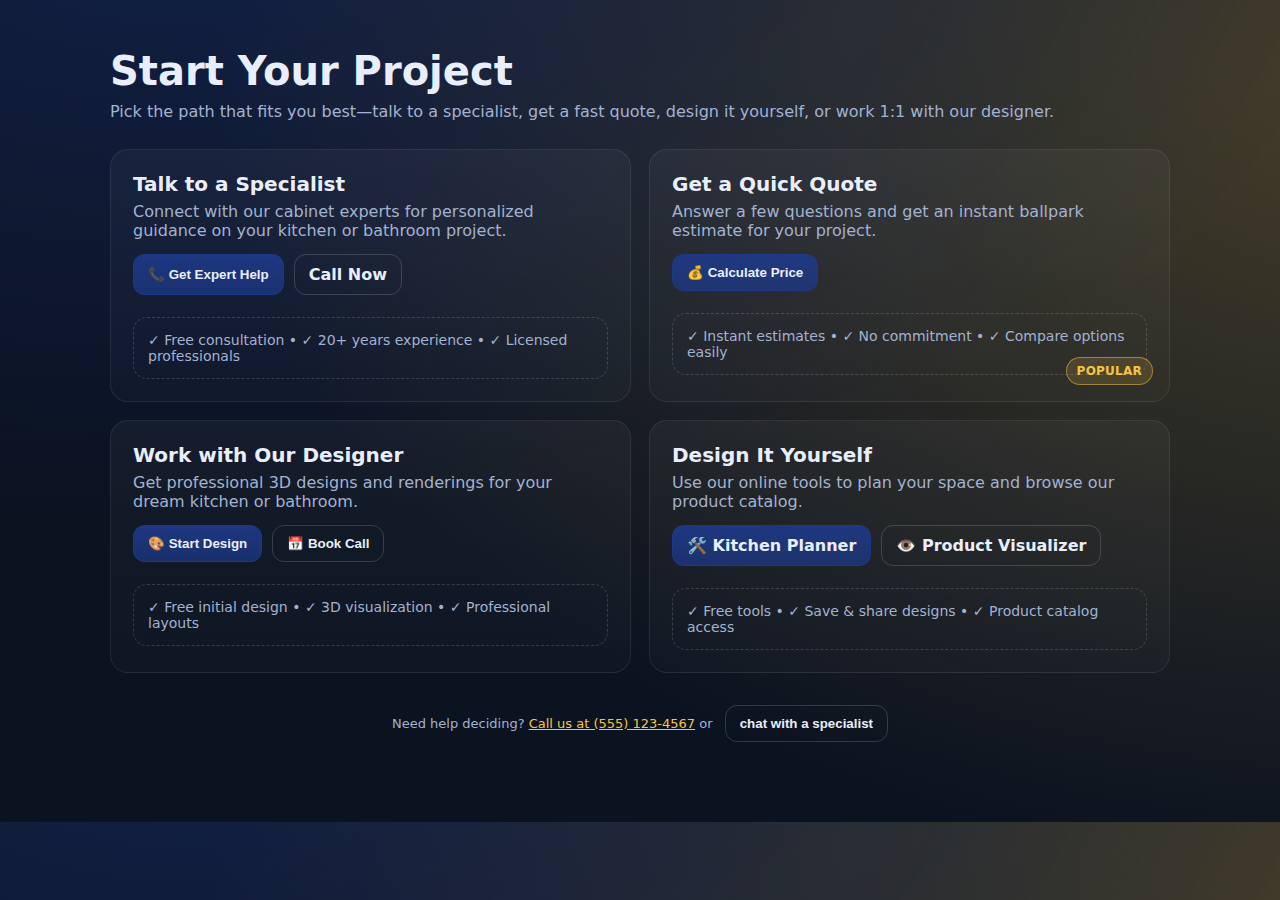
<file: public/start-your-project.html>
<!doctype html>
<html lang="en">
<head>
  <meta charset="utf-8" />
  <meta name="viewport" content="width=device-width, initial-scale=1" />
  <title>Start Your Project — Cabinet Store</title>
  <style>
    :root {
      --bg: #0b1220;          /* deep navy */
      --card: #111a2c;        /* darker navy */
      --brand: #1e3a8a;       /* royal blue */
      --brand-acc: #f5c542;   /* gold */
      --muted: #a3b2d1;
      --text: #e9eefc;
    }
    * { box-sizing: border-box; }
    body {
      margin: 0; font-family: system-ui, -apple-system, Segoe UI, Roboto, Ubuntu, Cantarell, "Helvetica Neue", Arial, "Noto Sans", "Apple Color Emoji", "Segoe UI Emoji";
      background: radial-gradient(1200px 600px at 15% -10%, rgba(30,58,138,.35), transparent),
                  radial-gradient(1200px 800px at 110% 10%, rgba(245,197,66,.25), transparent),
                  var(--bg);
      color: var(--text);
    }
    .wrap { max-width: 1100px; margin: 0 auto; padding: 48px 20px 80px; }
    h1 { font-size: clamp(28px, 4vw, 40px); margin: 0 0 8px; }
    .sub { color: var(--muted); margin-bottom: 28px; }
    .grid { display: grid; gap: 18px; grid-template-columns: repeat(12, 1fr); }
    .card { grid-column: span 6; background: linear-gradient(180deg, rgba(255,255,255,.04), rgba(255,255,255,.02));
      border: 1px solid rgba(255,255,255,.08); border-radius: 18px; padding: 22px; position: relative; overflow: hidden; }
    @media (max-width: 820px) { .card { grid-column: span 12; } }
    .card h3 { margin: 0 0 6px; font-size: 20px; }
    .card p { margin: 0 0 14px; color: var(--muted); }
    .btn-row { display: flex; gap: 10px; flex-wrap: wrap; }
    .btn {
      appearance: none; border: 1px solid rgba(255,255,255,.16); color: var(--text); background: transparent; padding: 10px 14px; border-radius: 12px; cursor: pointer; font-weight: 600; transition: .18s ease; text-decoration: none; display: inline-flex; align-items: center; gap: 8px;
    }
    .btn.primary { background: linear-gradient(180deg, rgba(30,58,138,.9), rgba(30,58,138,.7)); border-color: rgba(30,58,138,.9); }
    .btn:hover { transform: translateY(-1px); box-shadow: 0 6px 18px rgba(0,0,0,.25); }
    .badge { position: absolute; inset: auto 16px 16px auto; background: rgba(245,197,66,.15); color: var(--brand-acc); border: 1px solid rgba(245,197,66,.5); padding: 6px 10px; border-radius: 999px; font-size: 12px; font-weight: 700; letter-spacing: .02em; }

    .trust { margin-top: 22px; border: 1px dashed rgba(255,255,255,.16); border-radius: 14px; padding: 14px; color: var(--muted); font-size: 14px; }

    /* Modal */
    .modal { position: fixed; inset: 0; background: rgba(8,12,22,.65); display: none; align-items: center; justify-content: center; padding: 20px; z-index: 9999; }
    .modal.open { display: flex; }
    .modal-card { width: min(100%, 880px); max-height: 85vh; background: var(--card); border: 1px solid rgba(255,255,255,.1); border-radius: 16px; overflow: hidden; display: grid; grid-template-rows: auto 1fr; }
    .modal-head { display: flex; align-items: center; justify-content: space-between; padding: 12px 14px; border-bottom: 1px solid rgba(255,255,255,.08); }
    .modal-title { font-weight: 700; }
    .modal-close { appearance: none; background: transparent; border: 0; color: var(--text); font-size: 22px; cursor: pointer; }
    .modal-body { background: #0d1526; }
    .modal-body iframe { width: 100%; height: 65vh; border: 0; background: #0d1526; }

    .note { font-size: 13px; color: var(--muted); }
  </style>
</head>
<body>
  <div class="wrap">
    <h1>Start Your Project</h1>
    <div class="sub">Pick the path that fits you best—talk to a specialist, get a fast quote, design it yourself, or work 1:1 with our designer.</div>

    <section class="grid">
      <!-- 1. Talk to a Specialist -->
      <article class="card" id="card-specialist">
        <h3>Talk to a Specialist</h3>
        <p>Connect with our cabinet experts for personalized guidance on your kitchen or bathroom project.</p>
        <div class="btn-row">
          <button class="btn primary" onclick="openModal('Talk to a Specialist', 'https://tally.so/r/REPLACE_WITH_SPECIALIST_FORM')">
            📞 Get Expert Help
          </button>
          <a href="tel:+15551234567" class="btn">Call Now</a>
        </div>
        <div class="trust">
          ✓ Free consultation • ✓ 20+ years experience • ✓ Licensed professionals
        </div>
      </article>

      <!-- 2. Quick Quote -->
      <article class="card" id="card-quote">
        <h3>Get a Quick Quote</h3>
        <p>Answer a few questions and get an instant ballpark estimate for your project.</p>
        <div class="btn-row">
          <button class="btn primary" onclick="openModal('Quick Quote Calculator', 'https://tally.so/r/REPLACE_WITH_QUICK_QUOTE_FORM')">
            💰 Calculate Price
          </button>
        </div>
        <div class="badge">POPULAR</div>
        <div class="trust">
          ✓ Instant estimates • ✓ No commitment • ✓ Compare options easily
        </div>
      </article>

      <!-- 3. Design Services -->
      <article class="card" id="card-designer">
        <h3>Work with Our Designer</h3>
        <p>Get professional 3D designs and renderings for your dream kitchen or bathroom.</p>
        <div class="btn-row">
          <button class="btn primary" onclick="openModal('Design Services', 'https://tally.so/r/REPLACE_WITH_DESIGNER_FORM')">
            🎨 Start Design
          </button>
          <button class="btn" onclick="openModal('Schedule Design Consultation', 'https://calendly.com/REPLACE_CALENDLY/intro')">
            📅 Book Call
          </button>
        </div>
        <div class="trust">
          ✓ Free initial design • ✓ 3D visualization • ✓ Professional layouts
        </div>
      </article>

      <!-- 4. DIY Tools -->
      <article class="card" id="card-diy">
        <h3>Design It Yourself</h3>
        <p>Use our online tools to plan your space and browse our product catalog.</p>
        <div class="btn-row">
          <a href="https://example.com/your-planner" class="btn primary" target="_blank">
            🛠️ Kitchen Planner
          </a>
          <a href="https://example.com/your-visualizer" class="btn" target="_blank">
            👁️ Product Visualizer
          </a>
        </div>
        <div class="trust">
          ✓ Free tools • ✓ Save & share designs • ✓ Product catalog access
        </div>
      </article>
    </section>

    <div class="note" style="text-align: center; margin-top: 32px;">
      Need help deciding? <a href="tel:+15551234567" style="color: var(--brand-acc);">Call us at (555) 123-4567</a> or 
      <button class="btn" onclick="openModal('Talk to a Specialist', 'https://tally.so/r/REPLACE_WITH_SPECIALIST_FORM')" style="margin-left: 8px;">
        chat with a specialist
      </button>
    </div>
  </div>

  <!-- Modal -->
  <div class="modal" id="modal">
    <div class="modal-card">
      <div class="modal-head">
        <div class="modal-title" id="modal-title">Loading...</div>
        <button class="modal-close" onclick="closeModal()">&times;</button>
      </div>
      <div class="modal-body">
        <iframe id="modal-iframe" src="" title="Form"></iframe>
      </div>
    </div>
  </div>

  <script>
    // Modal functionality
    function openModal(title, src) {
      const modal = document.getElementById('modal');
      const modalTitle = document.getElementById('modal-title');
      const modalIframe = document.getElementById('modal-iframe');
      
      modalTitle.textContent = title;
      modalIframe.src = src;
      modal.classList.add('open');
      
      // GA4 event tracking
      if (typeof gtag !== 'undefined') {
        gtag('event', 'start_project_open', {
          'title': title,
          'src': src
        });
      }
    }

    function closeModal() {
      const modal = document.getElementById('modal');
      const modalIframe = document.getElementById('modal-iframe');
      
      modal.classList.remove('open');
      modalIframe.src = '';
    }

    // Close modal on overlay click
    document.getElementById('modal').addEventListener('click', function(e) {
      if (e.target === this) {
        closeModal();
      }
    });

    // Close modal on escape key
    document.addEventListener('keydown', function(e) {
      if (e.key === 'Escape') {
        closeModal();
      }
    });

    // Optional: Auto-resize iframe based on content
    window.addEventListener('message', function(event) {
      const iframe = document.getElementById('modal-iframe');
      if (event.data && event.data.height && iframe.src.includes(event.origin)) {
        iframe.style.height = event.data.height + 'px';
      }
    });
  </script>
</body>
</html>
</file>
